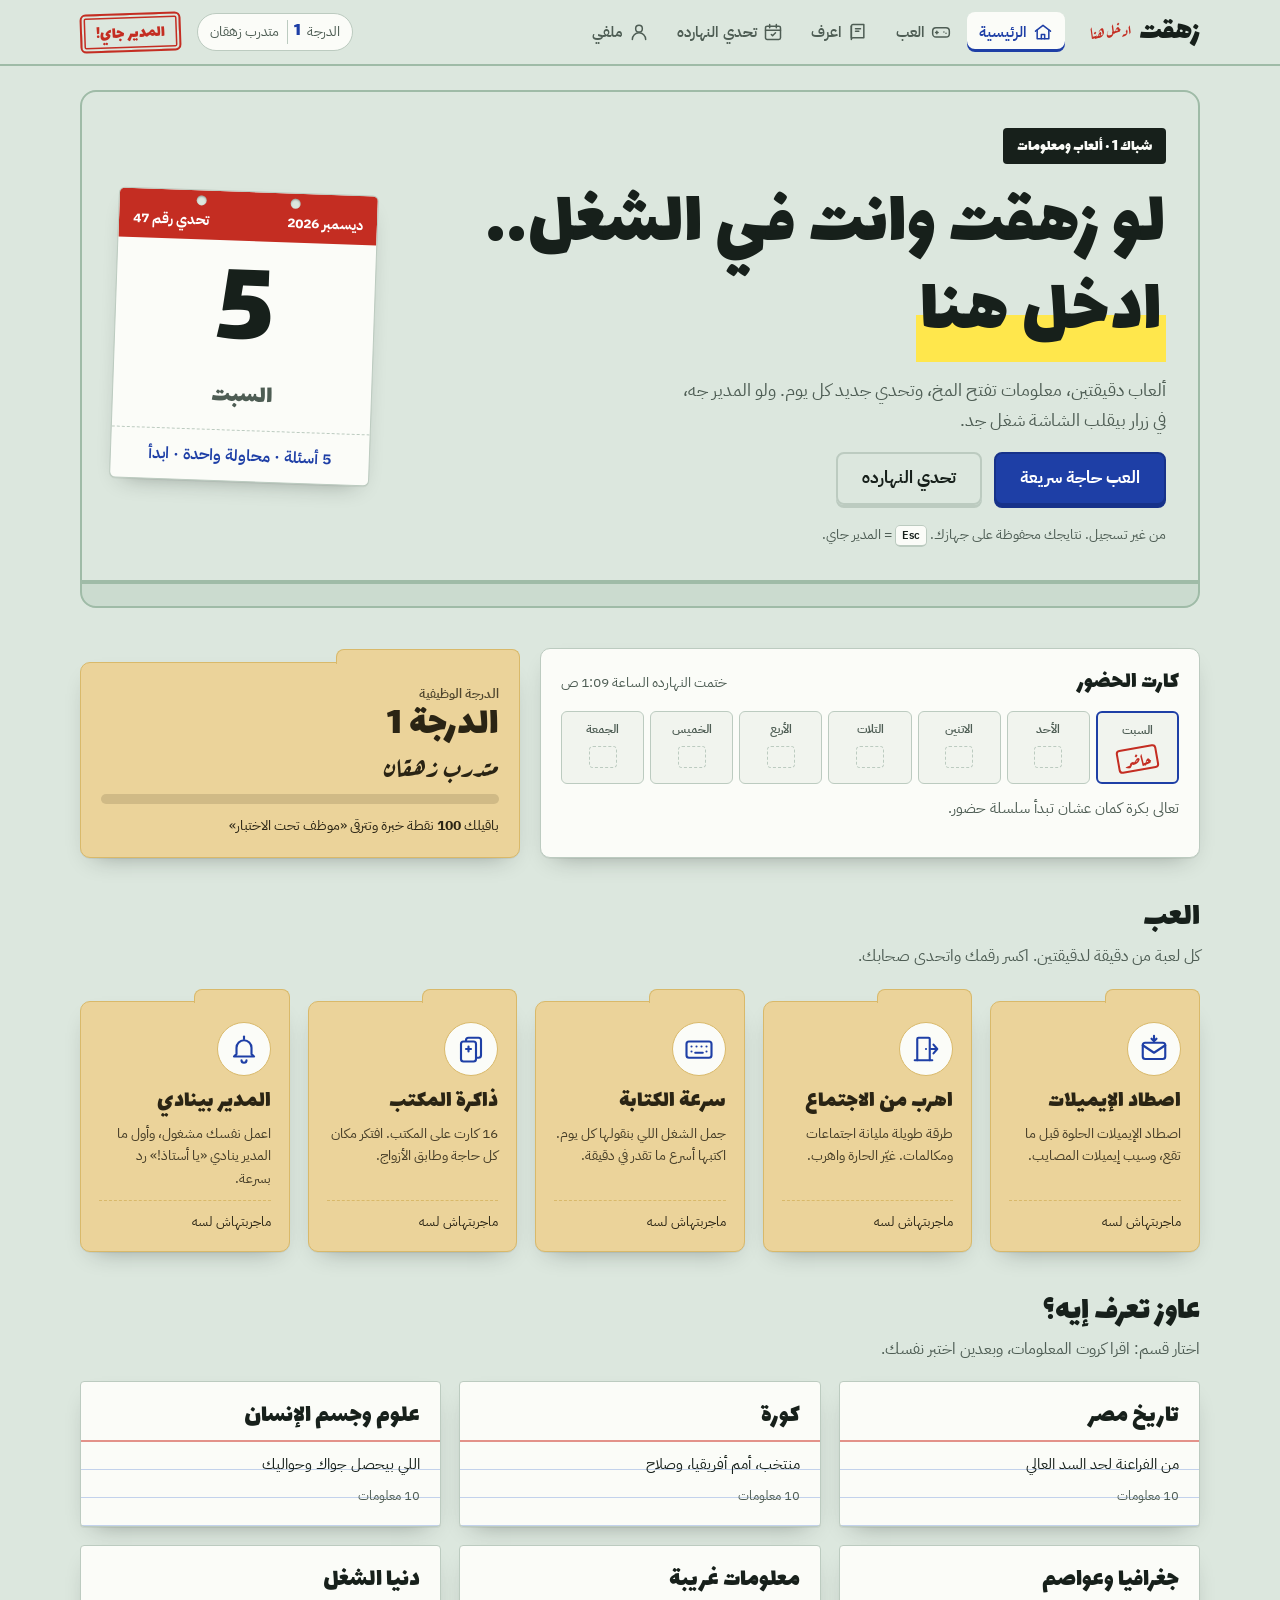
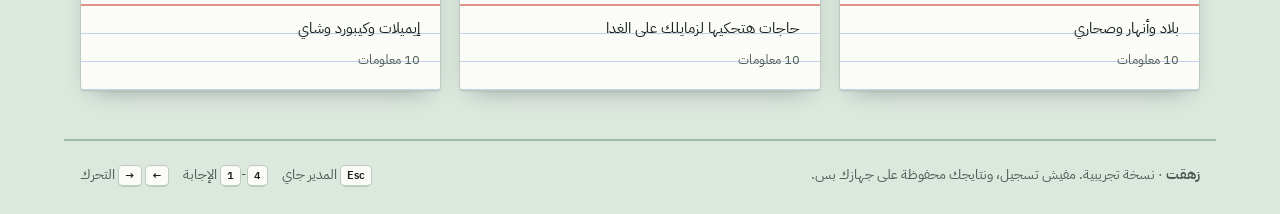
<file: index.html>
<!doctype html>
<html lang="ar" dir="rtl">
<head>
<meta charset="utf-8">
<meta name="viewport" content="width=device-width, initial-scale=1, viewport-fit=cover">
<title>لو زهقت في الشغل ادخل هنا</title>
<meta name="claude:viewport-fit-sides" content="cover">
<meta name="description" content="ألعاب دقيقتين، معلومات تفتح المخ، وتحدي جديد كل يوم. ولو المدير جه، في زرار بيقلب الشاشة شغل جد.">
<meta name="theme-color" content="#DCE7DE">
<meta property="og:type" content="website">
<meta property="og:locale" content="ar_EG">
<meta property="og:site_name" content="زهقت">
<meta property="og:title" content="لو زهقت في الشغل ادخل هنا">
<meta property="og:description" content="ألعاب دقيقتين، معلومات، وتحدي جديد كل يوم. اكسر رقم صحابك.">
<meta property="og:url" content="https://mahmoudallam100-rgb.github.io/zehe2t/">
<meta property="og:image" content="https://mahmoudallam100-rgb.github.io/zehe2t/og.png">
<meta property="og:image:width" content="1200">
<meta property="og:image:height" content="630">
<meta name="twitter:card" content="summary_large_image">
<link rel="icon" href="favicon.svg" type="image/svg+xml">
<link rel="manifest" href="manifest.webmanifest">
<link rel="preconnect" href="https://fonts.googleapis.com">
<link rel="preconnect" href="https://fonts.gstatic.com" crossorigin>
<link rel="stylesheet" href="https://fonts.googleapis.com/css2?family=Aref+Ruqaa:wght@400;700&family=IBM+Plex+Sans+Arabic:wght@400;500;600;700&family=Lalezar&display=swap">
<link rel="stylesheet" href="css/style.css">
</head>
<body>
<!--APP-START-->
<div class="app" dir="rtl">
  <header class="topbar">
    <div class="topbar-in">
      <a class="brand" href="#home" aria-label="زهقت، الصفحة الرئيسية"><span class="brand-mark">زهقت</span><span class="brand-tag">ادخل هنا</span></a>
      <nav class="tabbar" aria-label="الأقسام">
        <a href="#home" data-nav="home"><span class="nav-ic"></span><span class="nav-t">الرئيسية</span></a>
        <a href="#play" data-nav="play"><span class="nav-ic"></span><span class="nav-t">العب</span></a>
        <a href="#learn" data-nav="learn"><span class="nav-ic"></span><span class="nav-t">اعرف</span></a>
        <a href="#daily" data-nav="daily"><span class="nav-ic"></span><span class="nav-t">تحدي النهارده</span></a>
        <a href="#me" data-nav="me"><span class="nav-ic"></span><span class="nav-t">ملفي</span></a>
      </nav>
      <p class="live-counter" id="liveCounter" hidden></p>
      <a class="lvl-chip" id="lvlChip" href="#me"><span class="lvl-k">الدرجة</span><b id="lvlNum">1</b><span class="lvl-name" id="lvlName"></span></a>
      <button class="boss-btn" id="bossBtn" type="button" title="أو دوس Esc">المدير جاي!</button>
    </div>
  </header>

  <main id="view" class="view"></main>

  <footer class="foot">
    <p><b>زهقت</b> · نسخة تجريبية. مفيش تسجيل، ونتايجك محفوظة على جهازك بس.</p>
    <p class="keys"><span><kbd>Esc</kbd> المدير جاي</span><span><kbd>1</kbd>-<kbd>4</kbd> الإجابة</span><span><kbd>←</kbd> <kbd>→</kbd> التحرك</span></p>
  </footer>
</div>

<!-- شاشة «المدير جاي»: جدول أرقام شكله شغل جد -->
<div id="boss" class="boss" hidden dir="rtl">
  <div class="sh-title"><span class="sh-doc">تقرير_المتابعة_الشهري.xlsx</span><span class="sh-saved">تم الحفظ</span></div>
  <div class="sh-menu"><span>ملف</span><span class="on">الصفحة الرئيسية</span><span>إدراج</span><span>تخطيط الصفحة</span><span>صيغ</span><span>بيانات</span><span>مراجعة</span><span>عرض</span></div>
  <div class="sh-tools">
    <span class="sh-sel">Arial</span><span class="sh-sel sh-sm">11</span>
    <span class="sh-btn"><b>B</b></span><span class="sh-btn"><i>I</i></span><span class="sh-btn"><u>U</u></span>
    <span class="sh-sep"></span><span class="sh-btn">%</span><span class="sh-btn">,</span><span class="sh-btn">.00</span>
    <span class="sh-sep"></span><span class="sh-btn sh-wide">تنسيق شرطي</span><span class="sh-btn sh-wide">تنسيق كجدول</span><span class="sh-btn sh-wide">جمع تلقائي</span>
  </div>
  <div class="sh-formula"><span class="sh-name">D5</span><span class="sh-fx">fx</span><span class="sh-f">=C5/B5</span></div>
  <div class="sh-grid-wrap"><table class="sh-grid" id="bossGrid"></table></div>
  <div class="sh-tabs"><span class="on">ملخص</span><span>تفصيلي</span><span data-boss-exit>ورقة3</span><span class="sh-plus">+</span></div>
  <div class="sh-status"><span id="bossStatus">جاهز</span><span class="sh-stats">المتوسط: 86.9%&nbsp;&nbsp; العدد: 12&nbsp;&nbsp; المجموع: 41,870</span><span>100%</span></div>
</div>

<div id="modal" class="modal" hidden>
  <div class="modal-box" role="dialog" aria-modal="true" aria-labelledby="modalTitle">
    <div class="modal-head"><h2 id="modalTitle"></h2><button type="button" id="modalClose" class="modal-x" aria-label="قفل">×</button></div>
    <div id="modalBody" class="modal-body"></div>
  </div>
</div>
<div id="toasts" class="toasts" aria-live="polite"></div>
<!--APP-END-->

<script src="js/data.js"></script>
<script src="js/core.js"></script>
<script src="js/games.js"></script>
<script src="js/learn.js"></script>
<script src="js/share.js"></script>
<script src="js/app.js"></script>
</body>
</html>
</file>
<file: css/style.css>
/* =========================================================
   زهقت — التصميم
   الفكرة: حيطة مصلحة خضرا فاتحة + ورق المكتب.
   أزرق القلم الجاف للأزرار، أحمر الختم للسكور، والهايلايتر الأصفر للتمييز.
   ========================================================= */
:root {
  --wall: #DCE7DE;        /* حيطة المصلحة */
  --wall-2: #CBDBCF;      /* الزيت الغامق تحت */
  --wall-line: #9FBBA7;
  --paper: #FBFCF8;       /* ورق التصوير */
  --paper-2: #F1F4EE;
  --ink: #17201B;
  --ink-2: #4E5D54;
  --line: #BCCBC0;
  --pen: #1E3FA6;         /* القلم الجاف */
  --pen-2: #17328A;
  --pen-soft: #E2E8F8;
  --on-pen: #FFFFFF;
  --stamp: #C42D22;       /* الختم */
  --stamp-soft: #F8E1DD;
  --on-stamp: #FFFFFF;
  --hl: #FFE74C;          /* هايلايتر */
  --on-hl: #17201B;
  --mark-fg: #17201B;
  --mark-band: #FFE74C;
  --manila: #EBD39A;      /* الملفات */
  --manila-2: #D9B96A;
  --on-manila: #2A2414;
  --good: #1D7443;
  --good-soft: #DDF0E3;
  --rule-blue: #C3D2EC;   /* سطور الكارت */
  --rule-red: #E3928A;
  --shadow: 0 1px 0 rgba(23, 32, 27, .06), 0 10px 24px -14px rgba(23, 32, 27, .45);

  /* شاشة المدير: شكل ثابت زي أي برنامج جداول حقيقي، في الفاتح والغامق */
  --sh-bg: #FFFFFF; --sh-ink: #202124; --sh-grid: #E2E3E3; --sh-head: #F3F3F3; --sh-head-ink: #5F6368;
  --sh-accent: #1F6E43; --sh-accent-soft: #E6F1EA; --sh-neg: #B3261E;

  --f-display: "Lalezar", "IBM Plex Sans Arabic", Tahoma, system-ui, sans-serif;
  --f-body: "IBM Plex Sans Arabic", "Segoe UI", Tahoma, system-ui, sans-serif;
  --f-hand: "Aref Ruqaa", "Lalezar", "Times New Roman", serif;

  --r: 10px;
  --max: 1120px;
  --tabbar-h: 0px;
}
@media (prefers-color-scheme: dark) {
  :root:not([data-theme="light"]) {
    --wall: #0F1712; --wall-2: #142019; --wall-line: #24382B;
    --paper: #18231D; --paper-2: #1E2B24;
    --ink: #E6EEE8; --ink-2: #9FB2A6; --line: #2E4036;
    --pen: #8FA8FF; --pen-2: #A9BCFF; --pen-soft: #1D2747; --on-pen: #0D1430;
    --stamp: #FF7366; --stamp-soft: #3A1D1A; --on-stamp: #2A0B08;
    --mark-fg: #FFE74C; --mark-band: rgba(255, 231, 76, .2);
    --manila: #4A3D20; --manila-2: #6B5A2E; --on-manila: #F4E6C2;
    --good: #63D394; --good-soft: #15301F;
    --rule-blue: #26364A; --rule-red: #5A2A26;
    --shadow: 0 1px 0 rgba(0, 0, 0, .3), 0 12px 26px -14px rgba(0, 0, 0, .8);
    color-scheme: dark;
  }
}
:root[data-theme="dark"] {
  --wall: #0F1712; --wall-2: #142019; --wall-line: #24382B;
  --paper: #18231D; --paper-2: #1E2B24;
  --ink: #E6EEE8; --ink-2: #9FB2A6; --line: #2E4036;
  --pen: #8FA8FF; --pen-2: #A9BCFF; --pen-soft: #1D2747; --on-pen: #0D1430;
  --stamp: #FF7366; --stamp-soft: #3A1D1A; --on-stamp: #2A0B08;
  --mark-fg: #FFE74C; --mark-band: rgba(255, 231, 76, .2);
  --manila: #4A3D20; --manila-2: #6B5A2E; --on-manila: #F4E6C2;
  --good: #63D394; --good-soft: #15301F;
  --rule-blue: #26364A; --rule-red: #5A2A26;
  --shadow: 0 1px 0 rgba(0, 0, 0, .3), 0 12px 26px -14px rgba(0, 0, 0, .8);
  color-scheme: dark;
}

/* ---------- الأساس ---------- */
*, *::before, *::after { box-sizing: border-box; }
[hidden] { display: none !important; }
html { -webkit-text-size-adjust: 100%; }
body {
  margin: 0;
  background: var(--wall);
  color: var(--ink);
  font-family: var(--f-body);
  font-size: 16px;
  line-height: 1.65;
  -webkit-font-smoothing: antialiased;
  -webkit-tap-highlight-color: transparent;
}
body::before { content: ""; position: fixed; inset: 0 0 auto; height: env(safe-area-inset-top, 0px); z-index: 60; background: var(--wall); }
h1, h2, h3 { font-family: var(--f-display); font-weight: 400; line-height: 1.2; margin: 0; text-wrap: balance; letter-spacing: 0; }
p { margin: 0; }
a { color: var(--pen); }
button, input, select { font: inherit; color: inherit; }
kbd { font-family: var(--f-body); font-size: .78em; font-weight: 600; padding: 1px 6px; border: 1px solid var(--line); border-bottom-width: 2px; border-radius: 5px; background: var(--paper); color: var(--ink); }
:focus-visible { outline: 3px solid var(--pen); outline-offset: 2px; border-radius: 6px; }
.t-good { color: var(--good); }
.t-bad { color: var(--stamp); }
img, canvas { max-width: 100%; }

.app { min-height: 100vh; display: flex; flex-direction: column; }
.view, .foot, .topbar-in {
  width: 100%; max-width: calc(var(--max) + 32px); margin-inline: auto;
  padding-left: max(16px, env(safe-area-inset-left, 0px));
  padding-right: max(16px, env(safe-area-inset-right, 0px));
}
.view { flex: 1; padding-block: 24px 48px; display: flex; flex-direction: column; gap: 40px; }

/* ---------- الأزرار ---------- */
.btn {
  display: inline-flex; align-items: center; justify-content: center; gap: 8px;
  min-height: 44px; padding: 8px 18px; border-radius: 8px;
  border: 2px solid var(--ink); background: var(--paper); color: var(--ink);
  font-weight: 700; font-size: 15px; text-decoration: none; cursor: pointer;
  box-shadow: 0 3px 0 var(--ink); transition: transform .08s, box-shadow .08s, background .15s;
}
.btn:hover { background: var(--paper-2); }
.btn:active { transform: translateY(2px); box-shadow: 0 1px 0 var(--ink); }
.btn:disabled { opacity: .45; cursor: default; transform: none; }
.btn-lg { min-height: 52px; padding: 10px 24px; font-size: 17px; }
.btn-pen { background: var(--pen); border-color: var(--pen-2); color: var(--on-pen); box-shadow: 0 3px 0 var(--pen-2); }
.btn-pen:hover { background: var(--pen-2); }
.btn-pen:active { box-shadow: 0 1px 0 var(--pen-2); }
.btn-stamp { background: var(--stamp); border-color: var(--stamp); color: var(--on-stamp); box-shadow: 0 3px 0 color-mix(in srgb, var(--stamp) 70%, #000); }
.btn-stamp:hover { background: color-mix(in srgb, var(--stamp) 88%, #000); }
.btn-ghost { background: transparent; box-shadow: 0 3px 0 var(--line); border-color: var(--line); }
.btn-ghost:hover { border-color: var(--ink-2); }
.btn-wa { background: #1E8E4E; border-color: #167540; color: #fff; box-shadow: 0 3px 0 #125e34; }

/* ---------- الشريط العلوي ---------- */
.topbar { position: sticky; top: env(safe-area-inset-top, 0px); z-index: 50; background: var(--wall); border-bottom: 2px solid var(--wall-line); }
.topbar-in { display: flex; align-items: center; gap: 16px; min-height: 64px; }
.brand { display: flex; align-items: baseline; gap: 8px; text-decoration: none; color: var(--ink); flex-shrink: 0; }
.brand-mark { font-family: var(--f-display); font-size: 32px; line-height: 1; }
.brand-tag { font-family: var(--f-hand); font-size: 17px; color: var(--stamp); transform: rotate(-4deg); display: inline-block; }
.tabbar { display: flex; gap: 4px; margin-inline-start: 8px; }
.tabbar a { display: flex; align-items: center; gap: 6px; padding: 8px 12px; border-radius: 8px; color: var(--ink-2); text-decoration: none; font-weight: 600; font-size: 15px; }
.tabbar a:hover { color: var(--ink); background: var(--wall-2); }
.tabbar a.is-active { color: var(--pen); background: var(--paper); box-shadow: inset 0 -3px 0 var(--pen); }
.nav-ic { width: 20px; height: 20px; display: inline-flex; }
.nav-ic svg { width: 100%; height: 100%; }
.live-counter { font-size: 13px; color: var(--ink-2); white-space: nowrap; }
.lvl-chip { margin-inline-start: auto; display: flex; align-items: center; gap: 6px; padding: 6px 12px; border-radius: 999px; border: 1.5px solid var(--line); background: var(--paper); color: var(--ink); text-decoration: none; font-size: 14px; white-space: nowrap; }
.lvl-chip b { font-family: var(--f-display); font-weight: 400; font-size: 18px; color: var(--pen); line-height: 1; }
.lvl-k { color: var(--ink-2); }
.lvl-name { color: var(--ink-2); border-inline-start: 1px solid var(--line); padding-inline-start: 8px; }
.boss-btn {
  flex-shrink: 0; cursor: pointer; font-family: var(--f-display); font-size: 17px; line-height: 1;
  padding: 10px 14px 8px; color: var(--stamp); background: transparent;
  border: 2.5px solid var(--stamp); border-radius: 6px; box-shadow: inset 0 0 0 2px var(--wall), inset 0 0 0 3.5px var(--stamp);
  transform: rotate(-2deg); transition: transform .12s, background .12s, color .12s;
}
.boss-btn:hover { background: var(--stamp); color: var(--on-stamp); box-shadow: none; transform: rotate(0); }

/* ---------- الرئيسية ---------- */
.hero {
  position: relative; display: grid; grid-template-columns: minmax(0, 1fr) 260px; gap: 40px; align-items: center;
  padding: 36px 32px 60px; border-radius: 16px; overflow: hidden;
  /* حيطة المصلحة: والنعلة الزيت تحت */
  background: linear-gradient(to bottom, var(--wall) calc(100% - 26px), var(--wall-line) calc(100% - 26px), var(--wall-line) calc(100% - 22px), var(--wall-2) calc(100% - 22px));
  border: 2px solid var(--wall-line);
}
.hero-copy { min-width: 0; display: flex; flex-direction: column; gap: 18px; align-items: flex-start; }
.window-sign { font-family: var(--f-display); font-size: 16px; color: var(--paper); background: var(--ink); padding: 6px 14px 4px; border-radius: 4px; }
.hero-title { font-size: clamp(40px, 6.6vw, 78px); line-height: 1.12; }
.hero-title mark { color: var(--mark-fg); background: linear-gradient(transparent 52%, var(--mark-band) 52%, var(--mark-band) 90%, transparent 90%); padding-inline: 4px; }
.hero-sub { font-size: 18px; color: var(--ink-2); max-width: 44ch; }
.hero-cta { display: flex; flex-wrap: wrap; gap: 12px; }
.hero-meta { font-size: 14px; color: var(--ink-2); }

.calendar {
  position: relative; display: flex; flex-direction: column; align-items: center; text-decoration: none; color: var(--ink);
  background: var(--paper); border-radius: 6px; box-shadow: var(--shadow); transform: rotate(2deg); overflow: hidden;
  border: 1px solid var(--line); transition: transform .15s;
}
.calendar:hover { transform: rotate(0deg) translateY(-3px); }
.cal-top { width: 100%; display: flex; justify-content: space-between; gap: 8px; padding: 18px 14px 8px; background: var(--stamp); color: var(--on-stamp); font-weight: 700; font-size: 14px; position: relative; }
.cal-top::before, .cal-top::after { content: ""; position: absolute; top: 5px; width: 10px; height: 10px; border-radius: 50%; background: var(--wall); box-shadow: inset 0 1px 2px rgba(0,0,0,.35); }
.cal-top::before { right: 30%; } .cal-top::after { left: 30%; }
.cal-day { font-family: var(--f-display); font-size: 120px; line-height: 1; margin-top: 14px; font-variant-numeric: tabular-nums; }
.cal-wday { font-family: var(--f-display); font-size: 26px; color: var(--ink-2); }
.cal-note { width: 100%; text-align: center; padding: 12px; margin-top: 12px; border-top: 1px dashed var(--line); font-weight: 600; color: var(--pen); }
.cal-stamp { position: absolute; top: 74px; left: 12px; font-family: var(--f-hand); font-weight: 700; font-size: 30px; color: var(--stamp); border: 3px solid var(--stamp); border-radius: 50%; width: 70px; height: 70px; display: grid; place-items: center; transform: rotate(-16deg); opacity: .9; }

.vs-banner { display: flex; align-items: center; justify-content: space-between; gap: 16px; flex-wrap: wrap; padding: 16px 20px; border: 2px dashed var(--stamp); border-radius: var(--r); background: var(--stamp-soft); font-size: 17px; }

.desk { display: grid; grid-template-columns: minmax(0, 1.5fr) minmax(0, 1fr); gap: 20px; }
.punch, .grade, .sheet { background: var(--paper); border: 1px solid var(--line); border-radius: var(--r); padding: 20px; box-shadow: var(--shadow); min-width: 0; }
.punch-head { display: flex; justify-content: space-between; align-items: baseline; gap: 12px; flex-wrap: wrap; }
.punch-head h3 { font-size: 24px; }
.punch-head span { font-size: 14px; color: var(--ink-2); }
.punch-days { list-style: none; margin: 14px 0 12px; padding: 0; display: grid; grid-template-columns: repeat(7, minmax(0, 1fr)); gap: 6px; }
.punch-days li { display: flex; flex-direction: column; align-items: center; gap: 6px; padding: 8px 2px 10px; border: 1px solid var(--line); border-radius: 6px; background: var(--paper-2); min-width: 0; }
.punch-days li.is-today { border: 2px solid var(--pen); }
.pd-name { font-size: 12px; color: var(--ink-2); font-weight: 600; white-space: nowrap; overflow: hidden; text-overflow: clip; max-width: 100%; }
.pd-stamp { font-family: var(--f-hand); font-weight: 700; font-size: 17px; line-height: 1.2; color: var(--stamp); border: 2px solid var(--stamp); border-radius: 4px; padding: 0 5px; transform: rotate(-10deg); }
.pd-empty { width: 28px; height: 22px; border: 1.5px dashed var(--line); border-radius: 4px; }
.punch-foot { font-size: 15px; color: var(--ink-2); }
.punch-foot b { color: var(--ink); font-family: var(--f-display); font-weight: 400; font-size: 20px; }

.grade { background: var(--manila); border-color: var(--manila-2); color: var(--on-manila); position: relative; margin-top: 14px; border-start-start-radius: 0; }
.grade::before { content: ""; position: absolute; top: -14px; right: -1px; width: 42%; height: 15px; background: var(--manila); border: 1px solid var(--manila-2); border-bottom: 0; border-radius: 8px 8px 0 0; }
.grade-label { font-size: 13px; font-weight: 600; opacity: .8; }
.grade-num { font-family: var(--f-display); font-size: 40px; line-height: 1.1; }
.grade-name { font-family: var(--f-hand); font-size: 26px; font-weight: 700; line-height: 1.3; margin-bottom: 12px; }
.bar { height: 10px; background: color-mix(in srgb, var(--on-manila) 14%, transparent); border-radius: 99px; overflow: hidden; }
.bar span { display: block; height: 100%; background: var(--pen); border-radius: 99px; }
.grade-next { font-size: 14px; margin-top: 10px; }

.block { display: flex; flex-direction: column; gap: 18px; }
.sec-head { display: flex; flex-direction: column; gap: 4px; }
.sec-head h2 { font-size: 34px; }
.sec-head h1 { font-size: clamp(36px, 5vw, 52px); }
.sec-head p { color: var(--ink-2); max-width: 60ch; }

/* كروت الألعاب: ملفات مانيلا */
.games-grid { display: grid; grid-template-columns: repeat(5, minmax(0, 1fr)); gap: 18px; padding-top: 14px; }
.game-card {
  position: relative; display: flex; flex-direction: column; gap: 6px; padding: 20px 18px 18px; min-width: 0;
  background: var(--manila); border: 1px solid var(--manila-2); border-radius: var(--r) 0 var(--r) var(--r);
  color: var(--on-manila); text-decoration: none; box-shadow: var(--shadow); transition: transform .14s;
}
.game-card::before { content: ""; position: absolute; top: -13px; right: -1px; width: 46%; height: 14px; background: var(--manila); border: 1px solid var(--manila-2); border-bottom: 0; border-radius: 8px 8px 0 0; }
.game-card:hover { transform: translateY(-4px) rotate(-.6deg); }
.gc-icon { width: 54px; height: 54px; display: grid; place-items: center; border-radius: 50%; background: var(--paper); color: var(--pen); border: 1.5px solid var(--manila-2); margin-bottom: 6px; }
.gc-icon svg { width: 30px; height: 30px; }
.gc-name { font-family: var(--f-display); font-size: 24px; line-height: 1.2; }
.gc-desc { font-size: 14px; line-height: 1.6; opacity: .85; flex: 1; }
.gc-best { font-size: 13px; padding-top: 10px; margin-top: 4px; border-top: 1px dashed var(--manila-2); }
.gc-best b { font-family: var(--f-display); font-weight: 400; font-size: 18px; color: var(--pen); }

/* أقسام المعلومات: كروت فهرسة */
.cats-grid { display: grid; grid-template-columns: repeat(3, minmax(0, 1fr)); gap: 18px; }
.cat {
  display: flex; flex-direction: column; gap: 4px; padding: 18px 20px 16px; min-width: 0; text-decoration: none; color: var(--ink);
  border-radius: 4px; box-shadow: var(--shadow); border: 1px solid var(--line);
  background:
    linear-gradient(var(--rule-red), var(--rule-red)) 0 58px / 100% 2px no-repeat,
    repeating-linear-gradient(to bottom, transparent 0 27px, var(--rule-blue) 27px 28px) 0 60px / 100% calc(100% - 60px) no-repeat,
    var(--paper);
  transition: transform .14s;
}
.cat:hover { transform: translateY(-3px) rotate(.5deg); }
.cat-name { font-family: var(--f-display); font-size: 26px; line-height: 1.3; min-height: 40px; }
.cat-blurb { font-size: 15px; line-height: 28px; margin-top: 6px; }
.cat-meta { font-size: 13px; line-height: 28px; color: var(--ink-2); }

.cat-page .back, .game-bar .back { align-self: flex-start; }
.back { display: inline-flex; align-items: center; gap: 6px; font-weight: 700; color: var(--ink-2); text-decoration: none; padding: 6px 0; }
.back::before { content: "→"; font-size: 18px; }
.back:hover { color: var(--pen); }
.cat-actions { display: grid; grid-template-columns: repeat(2, minmax(0, 1fr)); gap: 18px; }
.choice { display: flex; flex-direction: column; gap: 6px; padding: 26px 24px; border-radius: var(--r); border: 2px solid var(--ink); background: var(--paper); color: var(--ink); text-decoration: none; box-shadow: 0 4px 0 var(--ink); transition: transform .1s; }
.choice b { font-family: var(--f-display); font-weight: 400; font-size: 30px; color: var(--pen); }
.choice span { color: var(--ink-2); }
.choice:hover { transform: translateY(-2px); }
.choice-stamp { border-color: var(--stamp); box-shadow: 0 4px 0 var(--stamp); }
.choice-stamp b { color: var(--stamp); }

/* ---------- شاشة اللعبة ---------- */
.game { display: flex; flex-direction: column; gap: 14px; }
.game-bar { display: flex; align-items: center; gap: 16px; flex-wrap: wrap; }
.game-title { font-size: clamp(26px, 4vw, 36px); flex: 1; min-width: 0; }
.hud { display: flex; align-items: center; gap: 14px; }
.hud-score { display: flex; align-items: baseline; gap: 6px; padding: 4px 14px; border: 2px solid var(--stamp); border-radius: 6px; color: var(--stamp); background: var(--paper); }
.hud-score b { font-family: var(--f-display); font-weight: 400; font-size: 28px; line-height: 1.2; font-variant-numeric: tabular-nums; min-width: 2ch; text-align: center; }
.hud-score small { font-size: 12px; font-weight: 600; }
.hud-note { font-size: 14px; color: var(--ink-2); font-weight: 600; }
.lives { font-size: 20px; letter-spacing: 2px; }
.lives .lost { filter: grayscale(1); opacity: .3; }
.combo { font-family: var(--f-display); font-size: 20px; color: var(--pen); }
.stage-wrap { position: relative; }
.stage { background: var(--paper); border: 1px solid var(--line); border-radius: var(--r); box-shadow: var(--shadow); min-height: 380px; overflow: hidden; }
.paused { position: absolute; inset: 0; z-index: 5; display: flex; flex-direction: column; align-items: center; justify-content: center; gap: 16px; background: color-mix(in srgb, var(--wall) 88%, transparent); border-radius: var(--r); }
.paused p { font-family: var(--f-display); font-size: 32px; }

.intro, .result { max-width: 560px; margin: 0 auto; padding: 32px 22px; display: flex; flex-direction: column; align-items: center; gap: 16px; text-align: center; }
.intro-icon { width: 76px; height: 76px; display: grid; place-items: center; border-radius: 50%; background: var(--manila); color: var(--pen); border: 1.5px solid var(--manila-2); }
.intro-icon svg { width: 42px; height: 42px; }
.intro h2 { font-size: 30px; }
.how { list-style: none; padding: 0; margin: 0; display: flex; flex-direction: column; gap: 8px; text-align: right; width: 100%; }
.how li { position: relative; padding-inline-start: 26px; }
.how li::before { content: ""; position: absolute; right: 4px; top: .75em; width: 10px; height: 10px; border: 2px solid var(--pen); border-radius: 2px; transform: rotate(45deg); }
.intro .vs-banner { width: 100%; justify-content: center; }
.intro-best { color: var(--ink-2); }
.intro-best b, .result-best b { font-family: var(--f-display); font-weight: 400; color: var(--pen); font-size: 20px; }

.result-kicker { font-weight: 700; color: var(--ink-2); }
.result-stamp { display: flex; flex-direction: column; align-items: center; padding: 10px 34px 14px; color: var(--stamp); border: 4px solid var(--stamp); border-radius: 12px; box-shadow: inset 0 0 0 4px var(--paper), inset 0 0 0 6px var(--stamp); transform: rotate(-4deg); animation: stampIn .35s cubic-bezier(.2, 1.6, .4, 1) both; }
.result-stamp b { font-family: var(--f-display); font-weight: 400; font-size: clamp(64px, 14vw, 96px); line-height: 1.05; font-variant-numeric: tabular-nums; }
.result-stamp span { font-weight: 700; }
.result-stamp.is-best::after { content: "رقم قياسي"; font-family: var(--f-hand); font-weight: 700; font-size: 22px; margin-top: 2px; }
.result-line { font-size: 18px; font-weight: 600; }
.result-best { color: var(--ink-2); }
.result-xp { font-family: var(--f-display); font-size: 20px; color: var(--good); }
.result-actions { display: flex; flex-wrap: wrap; justify-content: center; gap: 12px; margin-top: 6px; }
.vs-result { padding: 10px 16px; border-radius: 8px; font-weight: 700; background: var(--paper-2); }
.vs-result.win { background: var(--good-soft); color: var(--good); }
.vs-result.lose { background: var(--stamp-soft); color: var(--stamp); }
@keyframes stampIn { from { transform: rotate(-4deg) scale(1.6); opacity: 0; } to { transform: rotate(-4deg) scale(1); opacity: 1; } }

/* الملاعب */
.field { position: relative; height: clamp(380px, 64vh, 620px); overflow: hidden; touch-action: manipulation; user-select: none; -webkit-user-select: none; }
.field.shake { animation: shake .35s; }
@keyframes shake { 20% { transform: translateX(-8px); } 40% { transform: translateX(7px); } 60% { transform: translateX(-5px); } 80% { transform: translateX(3px); } }
.inbox-field { background: repeating-linear-gradient(to bottom, var(--paper) 0 47px, var(--paper-2) 47px 48px); }
.field-floor { position: absolute; inset: auto 0 0; height: 34px; display: grid; place-items: center; background: var(--pen-soft); color: var(--pen); font-weight: 700; font-size: 14px; border-top: 2px solid var(--pen); }
.mail {
  position: absolute; top: 0; left: 0; width: min(220px, 47%); padding: 8px 12px; text-align: right; cursor: pointer;
  display: flex; flex-direction: column; gap: 2px; border-radius: 8px; border: 2px solid; background: var(--paper); box-shadow: var(--shadow);
  will-change: transform; touch-action: manipulation;
}
.mail-good { border-color: var(--good); background: var(--good-soft); }
.mail-bad { border-color: var(--stamp); background: var(--stamp-soft); }
.mail-from { font-size: 12px; font-weight: 700; color: var(--ink-2); }
.mail-good .mail-from::before { content: "✓ "; color: var(--good); }
.mail-bad .mail-from::before { content: "✕ "; color: var(--stamp); }
.mail-subj { font-size: 14px; font-weight: 700; line-height: 1.4; }
.mail.gone { transition: opacity .25s, scale .25s; opacity: 0; scale: .8; pointer-events: none; }
.mail.caught { scale: 1.12; }
.float { position: absolute; top: 0; left: 0; z-index: 3; pointer-events: none; font-family: var(--f-display); font-size: 22px; white-space: nowrap; translate: -50% 0; animation: floatUp .8s ease-out forwards; }
.f-good { color: var(--good); } .f-bad { color: var(--stamp); }
@keyframes floatUp { to { margin-top: -50px; opacity: 0; } }

.runner-field canvas { position: absolute; inset: 0; display: block; }
.runner-tap { position: absolute; inset: auto 0 0; display: flex; justify-content: space-between; padding: 8px 14px; pointer-events: none; font-size: 13px; font-weight: 700; color: var(--ink-2); opacity: .7; }

.typing { max-width: 720px; margin: 0 auto; padding: 32px 20px 40px; display: flex; flex-direction: column; gap: 20px; }
.typing-clock { align-self: center; display: flex; align-items: baseline; gap: 6px; color: var(--ink-2); }
.typing-clock b { font-family: var(--f-display); font-weight: 400; font-size: 44px; color: var(--pen); font-variant-numeric: tabular-nums; }
.typing-clock.urgent b { color: var(--stamp); }
.typing-target { font-size: clamp(24px, 4.4vw, 34px); font-weight: 600; line-height: 1.9; text-align: center; padding: 18px; border-radius: 8px; background: var(--paper-2); border: 1px solid var(--line); }
.typing-target span { border-bottom: 3px solid transparent; }
.typing-target .ok { color: var(--good); }
.typing-target .err { color: var(--stamp); background: var(--stamp-soft); }
.typing-target .next { border-bottom-color: var(--pen); }
.typing-target.flash { animation: flash .4s; }
@keyframes flash { from { background: var(--good-soft); } }
.typing-input { width: 100%; font-size: 22px; padding: 14px 16px; border-radius: 8px; border: 2px solid var(--ink); background: var(--paper); text-align: right; }
.typing-input:focus { outline: none; border-color: var(--pen); box-shadow: 0 0 0 3px var(--pen-soft); }
.typing-hint { font-size: 13px; color: var(--ink-2); text-align: center; }

.mem-grid { --gap: 10px; display: grid; grid-template-columns: repeat(4, minmax(0, 1fr)); gap: var(--gap); max-width: 480px; margin: 0 auto; padding: 24px 16px; }
.mem-card { aspect-ratio: 1; max-width: 100%; padding: 0; border: 0; background: none; cursor: pointer; perspective: 600px; }
.mem-inner { position: relative; display: block; width: 100%; height: 100%; transition: transform .35s; transform-style: preserve-3d; }
.mem-card.open .mem-inner { transform: rotateY(180deg); }
.mem-face { position: absolute; inset: 0; display: grid; place-items: center; border-radius: 10px; backface-visibility: hidden; -webkit-backface-visibility: hidden; }
.mem-back { background: var(--manila); border: 1.5px solid var(--manila-2); color: var(--manila-2); font-family: var(--f-display); font-size: clamp(22px, 6vw, 34px); box-shadow: 0 3px 0 var(--manila-2); }
.mem-front { background: var(--paper); border: 2px solid var(--pen); transform: rotateY(180deg); font-size: clamp(26px, 8vw, 42px); }
.mem-card.matched .mem-front { border-color: var(--good); background: var(--good-soft); }

.react-pad { display: flex; flex-direction: column; align-items: center; justify-content: center; gap: 10px; width: 100%; min-height: clamp(300px, 52vh, 460px); border: 0; cursor: pointer; background: var(--paper-2); color: var(--ink); touch-action: manipulation; user-select: none; -webkit-user-select: none; transition: background .12s; }
.react-big { font-family: var(--f-display); font-size: clamp(36px, 8vw, 64px); line-height: 1.2; }
.react-small { font-size: 16px; color: var(--ink-2); font-weight: 600; max-width: 34ch; }
.react-pad.is-wait { background: var(--wall-2); }
.react-pad.is-go { background: var(--stamp); color: var(--on-stamp); }
.react-pad.is-go .react-small { color: var(--on-stamp); }
.react-pad.is-early { background: var(--hl); color: var(--on-hl); }
.react-pad.is-early .react-small { color: var(--on-hl); }
.react-pad.is-done, .react-pad.is-between { background: var(--pen-soft); color: var(--pen); }
.react-rounds { list-style: none; margin: 0; padding: 14px; display: grid; grid-template-columns: repeat(5, minmax(0, 1fr)); gap: 8px; border-top: 1px solid var(--line); }
.react-rounds li { text-align: center; padding: 6px; border: 1.5px dashed var(--line); border-radius: 6px; font-weight: 700; font-variant-numeric: tabular-nums; min-height: 38px; color: var(--ink-2); }
.react-rounds li.done { border-style: solid; border-color: var(--pen); color: var(--pen); }

/* الأسئلة */
.quiz { max-width: 760px; margin: 0 auto; padding: 24px 20px 32px; display: flex; flex-direction: column; gap: 16px; }
.quiz-top { display: flex; flex-direction: column; gap: 10px; }
.quiz-dots { list-style: none; margin: 0; padding: 0; display: flex; gap: 6px; }
.quiz-dots li { flex: 1; height: 8px; border-radius: 4px; background: var(--line); }
.quiz-dots li.now { background: var(--pen); }
.quiz-dots li.ok { background: var(--good); }
.quiz-dots li.bad { background: var(--stamp); }
.quiz-timer { height: 6px; border-radius: 3px; background: var(--paper-2); overflow: hidden; }
.quiz-timer span { display: block; height: 100%; background: var(--pen); transform-origin: right center; }
.quiz-timer.low span { background: var(--stamp); }
.quiz-cat { font-size: 14px; font-weight: 700; color: var(--ink-2); }
.quiz-q { font-family: var(--f-body); font-weight: 700; font-size: clamp(21px, 3.4vw, 28px); line-height: 1.5; }
.quiz-opts { display: grid; grid-template-columns: repeat(2, minmax(0, 1fr)); gap: 10px; }
.opt { display: flex; align-items: center; gap: 12px; padding: 14px 16px; min-height: 58px; text-align: right; border-radius: 8px; border: 2px solid var(--line); background: var(--paper); cursor: pointer; font-size: 17px; font-weight: 600; transition: border-color .12s, background .12s; }
.opt:hover:not(:disabled) { border-color: var(--pen); background: var(--pen-soft); }
.opt kbd { flex-shrink: 0; }
.opt span { min-width: 0; }
.opt.right { border-color: var(--good); background: var(--good-soft); color: var(--good); }
.opt.wrong { border-color: var(--stamp); background: var(--stamp-soft); color: var(--stamp); }
.opt:disabled { cursor: default; }
.quiz-fact { display: flex; flex-direction: column; gap: 10px; align-items: flex-start; padding: 18px; border-radius: 8px; background: var(--paper-2); border: 1px solid var(--line); border-inline-start: 4px solid var(--hl); }
.quiz-verdict { font-size: 17px; }
.quiz-fact-text { font-size: 17px; line-height: 1.8; }

/* كروت المعلومات */
.fact-card {
  display: flex; flex-direction: column; gap: 14px; padding: 26px 28px 30px; min-height: 280px; max-width: 760px; width: 100%; margin: 0 auto;
  border-radius: 4px; box-shadow: var(--shadow); border: 1px solid var(--line); background: var(--paper);
}
.fc-head { display: flex; flex-direction: column; gap: 6px; padding-bottom: 14px; border-bottom: 2px solid var(--rule-red); }
.fc-q { font-size: 15px; color: var(--ink-2); font-weight: 600; }
.fc-a { font-family: var(--f-display); font-size: clamp(28px, 5vw, 40px); line-height: 1.3; }
.fc-f { font-size: 18px; line-height: 1.85; max-width: 60ch; }
.fc-nav { display: flex; justify-content: center; gap: 12px; }
.fc-quiz { text-align: center; }

.daily-grid { display: flex; gap: 8px; justify-content: center; }
.daily-grid span { width: 48px; height: 48px; border-radius: 8px; }
.daily-grid .ok { background: var(--good); }
.daily-grid .bad { background: var(--stamp); }
.daily-score { font-size: 18px; }
.daily-score b { font-family: var(--f-display); font-weight: 400; font-size: 30px; color: var(--pen); }
.daily-answers { width: 100%; text-align: right; border-top: 1px dashed var(--line); padding-top: 12px; }
.daily-answers summary { cursor: pointer; font-weight: 700; color: var(--ink-2); }
.daily-answers ol { padding-inline-start: 20px; display: flex; flex-direction: column; gap: 8px; margin: 12px 0 0; }
.daily-answers li span { font-weight: 700; }

/* ملفي */
.me-grid { display: grid; grid-template-columns: minmax(0, 1.4fr) minmax(0, 1fr); gap: 20px; align-items: start; }
.sheet h2 { font-size: 26px; margin-bottom: 10px; }
.profile { display: flex; flex-direction: column; gap: 6px; }
.profile label { font-weight: 700; font-size: 14px; margin-top: 6px; }
.profile input, .profile select { width: 100%; padding: 10px 12px; border-radius: 8px; border: 1.5px solid var(--line); background: var(--paper-2); }
.profile .btn { align-self: flex-start; margin-top: 10px; }
.field-note { font-size: 13px; color: var(--ink-2); }
.settings { display: flex; flex-direction: column; gap: 10px; }
.switch { display: flex; align-items: center; gap: 10px; font-weight: 700; cursor: pointer; }
.switch input { width: 20px; height: 20px; accent-color: var(--pen); }
.danger { margin-top: 8px; padding-top: 12px; border-top: 1px dashed var(--line); display: flex; flex-direction: column; gap: 10px; align-items: flex-start; }
.danger [id="pResetConfirm"] p { margin-bottom: 8px; color: var(--stamp); font-weight: 600; }
.table-wrap { overflow-x: auto; }
.records table { width: 100%; border-collapse: collapse; font-size: 15px; }
.records th, .records td { padding: 10px 8px; border-bottom: 1px solid var(--line); text-align: right; white-space: nowrap; }
.records thead th { font-size: 13px; color: var(--ink-2); }
.records tbody th { font-weight: 600; }
.records td { font-variant-numeric: tabular-nums; }
.records small { color: var(--ink-2); }

/* الفوتر */
.foot { padding-block: 22px 28px; border-top: 2px solid var(--wall-line); display: flex; flex-wrap: wrap; justify-content: space-between; gap: 12px; font-size: 14px; color: var(--ink-2); }
.foot .keys { display: flex; flex-wrap: wrap; gap: 14px; }

/* ---------- نافذة منبثقة ورسايل ---------- */
.modal { position: fixed; inset: 0; z-index: 200; display: flex; align-items: center; justify-content: center; padding: max(16px, env(safe-area-inset-top, 0px)) max(16px, env(safe-area-inset-right, 0px)) max(16px, env(safe-area-inset-bottom, 0px)) max(16px, env(safe-area-inset-left, 0px)); background: rgba(10, 16, 12, .55); }
.modal-box { width: 100%; max-width: 520px; max-height: 100%; overflow: auto; background: var(--paper); border-radius: 12px; border: 1px solid var(--line); box-shadow: 0 30px 60px -20px rgba(0, 0, 0, .5); }
.modal-head { position: sticky; top: 0; z-index: 1; display: flex; align-items: center; justify-content: space-between; gap: 12px; padding: 14px 18px; background: var(--paper); border-bottom: 1px solid var(--line); }
.modal-head h2 { font-size: 24px; }
.modal-x { width: 40px; height: 40px; border-radius: 8px; border: 1.5px solid var(--line); background: transparent; font-size: 24px; line-height: 1; cursor: pointer; }
.modal-body { padding: 18px; }
body.modal-open { overflow: hidden; }
.share { display: flex; flex-direction: column; gap: 14px; }
.share-name label { display: block; font-weight: 700; font-size: 14px; margin-bottom: 6px; }
.share-name input { width: 100%; padding: 10px 12px; border-radius: 8px; border: 1.5px solid var(--line); background: var(--paper-2); }
.share-preview { margin: 0; border-radius: 8px; overflow: hidden; border: 1px solid var(--line); }
.share-preview canvas { display: block; width: 100%; height: auto; aspect-ratio: 1; }
.share-actions { display: grid; grid-template-columns: repeat(2, minmax(0, 1fr)); gap: 10px; }
.share-actions .btn-pen, .share-actions #shSave { grid-column: 1 / -1; }
.share-msg { white-space: pre-wrap; font-size: 13px; color: var(--ink-2); background: var(--paper-2); border-radius: 8px; padding: 10px 12px; overflow-wrap: anywhere; user-select: all; }

.toasts { position: fixed; z-index: 300; left: 50%; bottom: calc(24px + var(--tabbar-h) + env(safe-area-inset-bottom, 0px)); transform: translateX(-50%); display: flex; flex-direction: column; align-items: center; gap: 8px; pointer-events: none; width: max-content; max-width: calc(100vw - 32px); }
.toast { padding: 10px 18px; border-radius: 8px; background: var(--ink); color: var(--wall); font-weight: 700; box-shadow: var(--shadow); animation: toastIn .25s ease-out; transition: opacity .4s, transform .4s; text-align: center; }
.toast-stamp { background: var(--stamp); color: var(--on-stamp); }
.toast.out { opacity: 0; transform: translateY(8px); }
@keyframes toastIn { from { opacity: 0; transform: translateY(10px); } }

/* ---------- شاشة المدير ---------- */
.boss { position: fixed; inset: 0; z-index: 1000; display: flex; flex-direction: column; background: var(--sh-bg); color: var(--sh-ink); font-family: "Segoe UI", Tahoma, Arial, sans-serif; font-size: 13px; line-height: 1.4; color-scheme: light; padding-top: env(safe-area-inset-top, 0px); user-select: none; -webkit-user-select: none; }
.sh-title { display: flex; justify-content: center; gap: 14px; padding: 6px 12px; background: var(--sh-accent); color: #fff; font-size: 12px; }
.sh-saved { opacity: .8; }
.sh-menu { display: flex; gap: 2px; padding: 0 8px; background: var(--sh-accent); color: #fff; overflow: hidden; white-space: nowrap; }
.sh-menu span { padding: 6px 12px; }
.sh-menu .on { background: var(--sh-bg); color: var(--sh-accent); border-radius: 4px 4px 0 0; font-weight: 600; }
.sh-tools { display: flex; align-items: center; gap: 6px; padding: 8px 10px; border-bottom: 1px solid var(--sh-grid); overflow: hidden; white-space: nowrap; }
.sh-sel { border: 1px solid #C8C8C8; padding: 2px 26px 2px 8px; border-radius: 3px; position: relative; }
.sh-sel::after { content: "▾"; position: absolute; left: 6px; color: #777; }
.sh-sm { padding-inline-end: 20px; }
.sh-btn { min-width: 26px; text-align: center; padding: 3px 6px; border-radius: 3px; color: #333; }
.sh-wide { border: 1px solid #DADADA; }
.sh-sep { width: 1px; height: 20px; background: #D0D0D0; }
.sh-formula { display: flex; align-items: stretch; border-bottom: 1px solid var(--sh-grid); }
.sh-name { width: 72px; padding: 4px 8px; border-inline-end: 1px solid var(--sh-grid); text-align: center; }
.sh-fx { padding: 4px 10px; color: #777; font-style: italic; border-inline-end: 1px solid var(--sh-grid); }
.sh-f { padding: 4px 10px; direction: ltr; text-align: left; flex: 1; }
.sh-grid-wrap { flex: 1; overflow: hidden; }
.sh-grid { border-collapse: collapse; table-layout: fixed; min-width: 100%; }
.sh-grid th, .sh-grid td { border: 1px solid var(--sh-grid); height: 22px; padding: 0 6px; white-space: nowrap; overflow: visible; }
.sh-grid thead th, .sh-grid tbody th { background: var(--sh-head); color: var(--sh-head-ink); font-weight: 400; text-align: center; }
.sh-grid tbody th { width: 40px; }
.sh-grid thead th { width: 112px; }
.sh-grid .sh-corner { width: 40px; }
.sh-grid td.n { text-align: left; direction: ltr; font-variant-numeric: tabular-nums; }
.sh-grid td.neg { color: var(--sh-neg); }
.sh-grid .sh-h1 { font-weight: 700; font-size: 15px; }
.sh-grid .sh-hd { background: var(--sh-accent-soft); font-weight: 700; }
.sh-grid .sh-tot { font-weight: 700; border-top: 2px solid #888; }
.sh-grid .st-ok { color: #1F6E43; } .sh-grid .st-mid { color: #8A6A00; } .sh-grid .st-low { color: var(--sh-neg); }
.sh-grid .sh-sel-cell { outline: 2px solid var(--sh-accent); outline-offset: -2px; }
.sh-tabs { display: flex; gap: 2px; padding: 0 10px; background: var(--sh-head); border-top: 1px solid var(--sh-grid); }
.sh-tabs span { padding: 5px 14px; cursor: default; }
.sh-tabs .on { background: var(--sh-bg); color: var(--sh-accent); font-weight: 600; border-bottom: 2px solid var(--sh-accent); }
.sh-plus { color: #777; }
.sh-status { display: flex; justify-content: space-between; gap: 12px; padding: 4px 12px calc(4px + env(safe-area-inset-bottom, 0px)); background: var(--sh-head); border-top: 1px solid var(--sh-grid); color: #555; font-size: 12px; white-space: nowrap; overflow: hidden; }
body.boss-on { overflow: hidden; }

/* ---------- الموبايل والتابلت ---------- */
@media (max-width: 979px) {
  .games-grid { grid-template-columns: repeat(6, minmax(0, 1fr)); }
  .game-card { grid-column: span 2; }
  .game-card:nth-child(-n+2) { grid-column: span 3; }
  .lvl-name { display: none; }
  .tabbar a { padding: 8px 9px; }
}
@media (max-width: 760px) {
  :root { --tabbar-h: 64px; }
  body { padding-bottom: calc(var(--tabbar-h) + env(safe-area-inset-bottom, 0px)); }
  .topbar-in { min-height: 58px; gap: 10px; }
  .brand-mark { font-size: 28px; }
  .tabbar {
    position: fixed; inset: auto 0 0; z-index: 60; margin: 0; gap: 0;
    display: grid; grid-template-columns: repeat(5, minmax(0, 1fr));
    padding: 4px max(4px, env(safe-area-inset-right, 0px)) env(safe-area-inset-bottom, 0px) max(4px, env(safe-area-inset-left, 0px));
    background: var(--paper); border-top: 1px solid var(--line); box-shadow: 0 -6px 20px -14px rgba(0, 0, 0, .4);
  }
  .tabbar a { flex-direction: column; gap: 2px; padding: 6px 2px; font-size: 11.5px; border-radius: 6px; min-height: 54px; justify-content: center; text-align: center; line-height: 1.25; }
  .tabbar a.is-active { box-shadow: none; background: var(--pen-soft); }
  .nav-ic { width: 22px; height: 22px; }
  body.in-game .tabbar { display: none; }
  body.in-game { padding-bottom: env(safe-area-inset-bottom, 0px); --tabbar-h: 0px; }
  .lvl-chip { padding: 5px 10px; }
  .boss-btn { font-size: 15px; padding: 8px 10px 6px; }
  .view { padding-block: 16px 32px; gap: 32px; }
  .hero { grid-template-columns: 1fr; padding: 24px 18px 46px; gap: 24px; }
  .calendar { flex-direction: row; flex-wrap: wrap; justify-content: space-between; align-items: center; transform: rotate(0); }
  .cal-top { order: 0; }
  .cal-day { font-size: 64px; margin: 8px 16px 8px 0; }
  .cal-wday { font-size: 22px; margin-inline-end: auto; padding-inline-start: 12px; }
  .cal-note { margin-top: 0; }
  .cal-stamp { top: 52px; left: 16px; width: 56px; height: 56px; font-size: 24px; }
  .hero-cta .btn { flex: 1 1 auto; }
  .desk, .me-grid { grid-template-columns: 1fr; }
  .cats-grid { grid-template-columns: repeat(2, minmax(0, 1fr)); gap: 12px; }
  .cat { padding: 14px 14px 12px; background:
    linear-gradient(var(--rule-red), var(--rule-red)) 0 66px / 100% 2px no-repeat,
    repeating-linear-gradient(to bottom, transparent 0 27px, var(--rule-blue) 27px 28px) 0 68px / 100% calc(100% - 68px) no-repeat,
    var(--paper); }
  .cat-name { font-size: 21px; min-height: 52px; display: flex; align-items: flex-end; }
  .cat-blurb { font-size: 14px; }
  .cat-actions { grid-template-columns: 1fr; }
  .quiz-opts { grid-template-columns: 1fr; }
  .opt { min-height: 52px; padding: 12px 14px; }
  .game-bar { gap: 10px; }
  .game-title { font-size: 24px; order: 1; flex-basis: 100%; }
  .game-bar .back { order: 0; }
  .hud { order: 0; margin-inline-start: auto; }
  .fact-card { padding: 22px 18px 24px; min-height: 0; }
  .sh-tools .sh-wide, .sh-stats { display: none; }
}
@media (max-width: 599px) {
  .games-grid { grid-template-columns: repeat(2, minmax(0, 1fr)); gap: 14px; }
  .game-card, .game-card:nth-child(-n+2) { grid-column: span 1; }
  .game-card:first-child { grid-column: 1 / -1; }
  .game-card { padding: 16px 14px 14px; }
  .gc-name { font-size: 20px; }
  .gc-desc { font-size: 13px; }
  .gc-icon { width: 46px; height: 46px; }
  .gc-icon svg { width: 26px; height: 26px; }
  .punch { padding: 16px 14px; }
  .punch-days { gap: 4px; }
  .pd-name { font-size: 10.5px; }
  .pd-stamp { font-size: 13px; padding: 0 3px; }
  .lvl-k { display: none; }
}
@media (max-width: 380px) {
  .brand-tag { display: none; }
}

@media (prefers-reduced-motion: reduce) {
  *, *::before, *::after { animation-duration: .01ms !important; animation-iteration-count: 1 !important; transition-duration: .01ms !important; }
}
</file>
